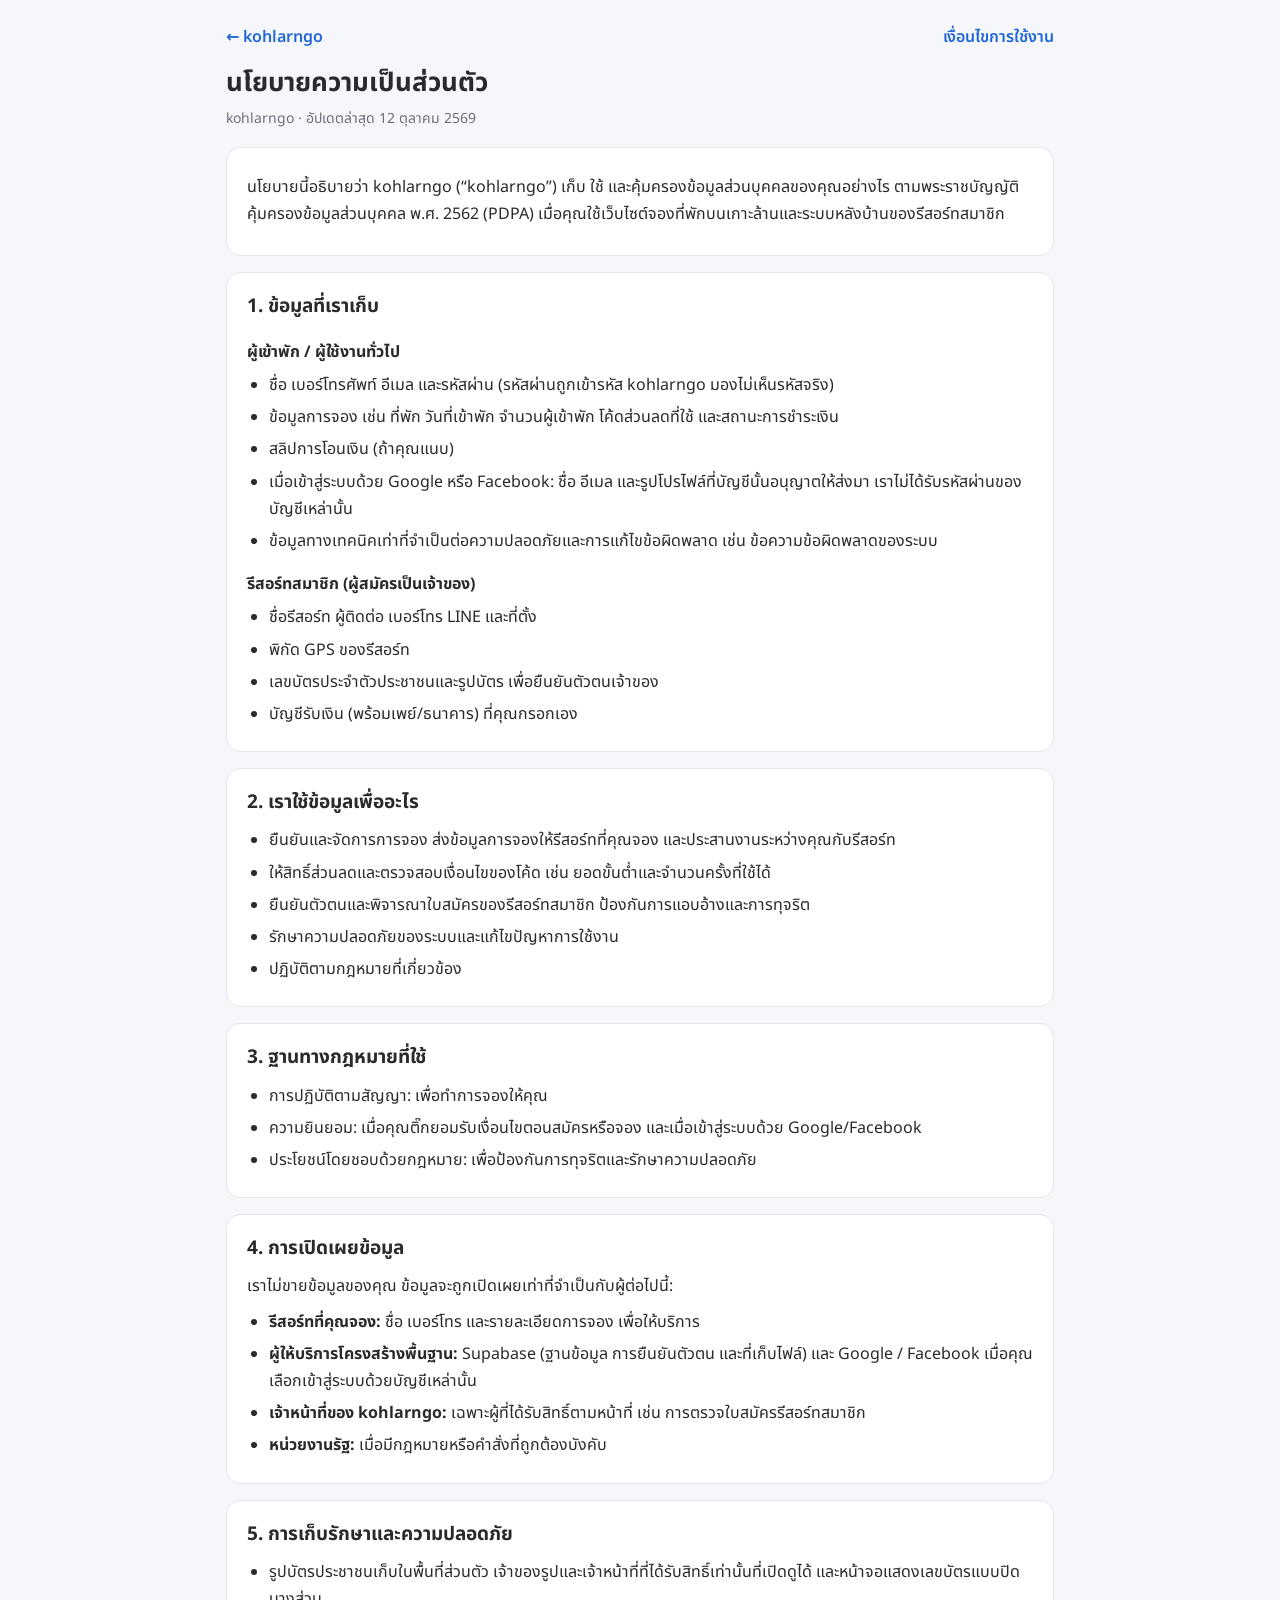
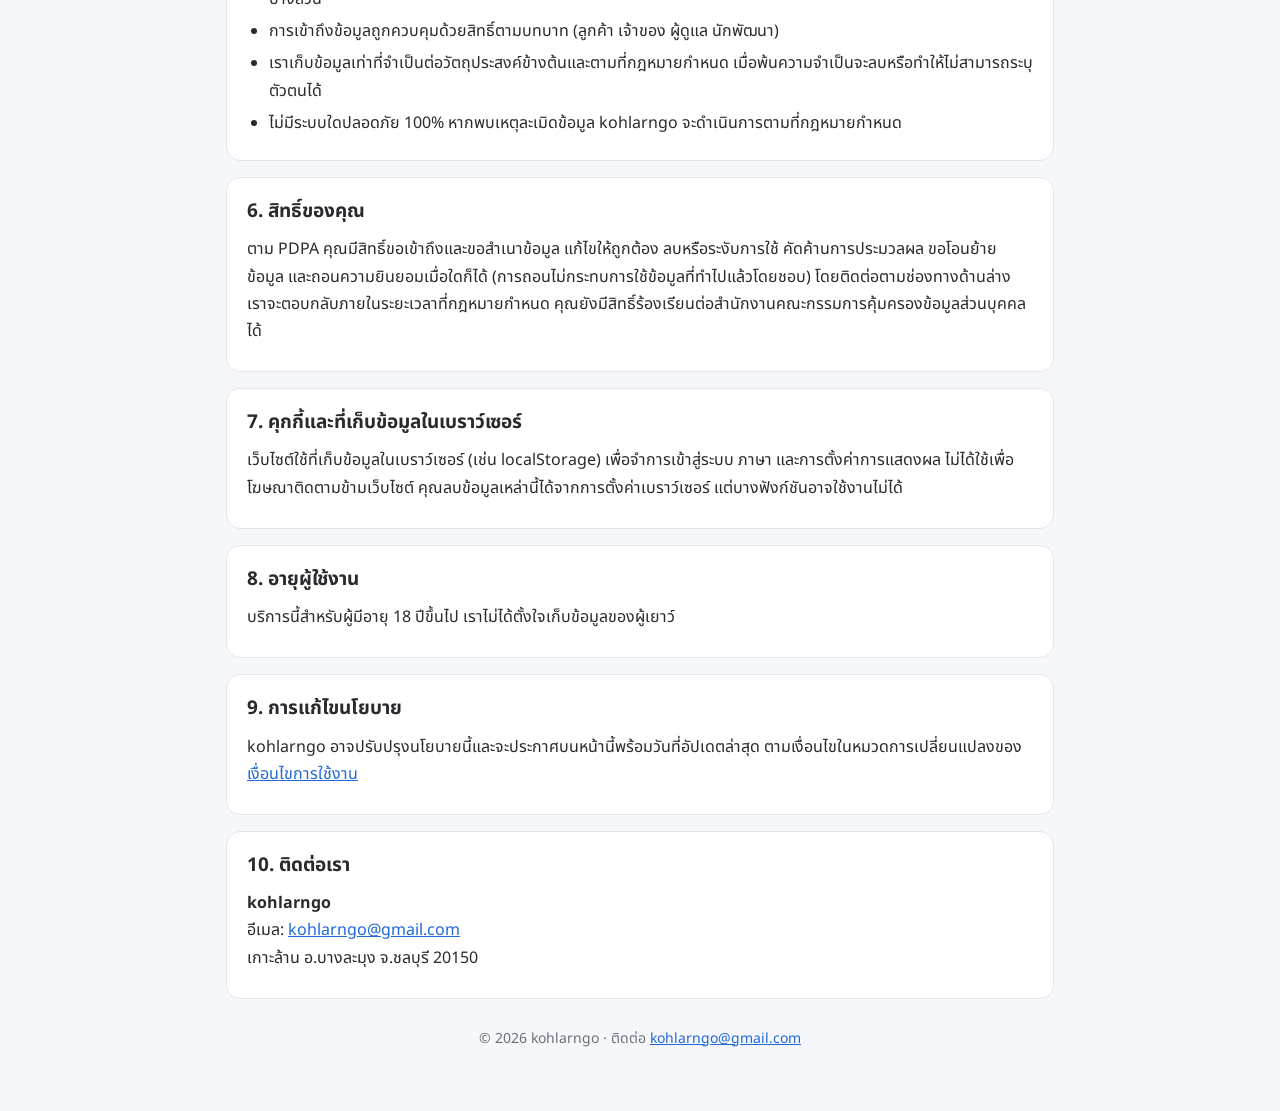
<file: privacy.html>
<!DOCTYPE html>
<html lang="th">
<head>
<meta charset="UTF-8">
<meta name="viewport" content="width=device-width, initial-scale=1.0">
<title>นโยบายความเป็นส่วนตัว — kohlarngo</title>
<meta name="description" content="นโยบายความเป็นส่วนตัวและการคุ้มครองข้อมูลส่วนบุคคลของ kohlarngo">
<link rel="icon" type="image/png" href="assets/favicon.png">
<link href="https://fonts.googleapis.com/css2?family=Noto+Sans+Thai:wght@400;600;700&display=swap" rel="stylesheet">
<style>
  :root { --primary:#2067da; --text:#2a2a2e; --muted:#6b6f7a; --line:#e3e6ec; --bg:#f5f7fb; }
  @media (prefers-color-scheme: dark) { :root { --text:#e8eaf0; --muted:#9aa0ad; --line:#2c3140; --bg:#12151c; --card:#1a1e28; } }
  * { box-sizing: border-box; }
  body { margin:0; background:var(--bg); color:var(--text); font:16px/1.7 'Noto Sans Thai',system-ui,sans-serif; }
  .wrap { max-width:860px; margin:0 auto; padding:24px 16px 60px; }
  header { display:flex; flex-wrap:wrap; gap:10px 18px; align-items:center; justify-content:space-between; margin-bottom:8px; }
  header a { color:var(--primary); text-decoration:none; font-weight:600; }
  h1 { font-size:26px; margin:10px 0 2px; }
  .muted { color:var(--muted); font-size:14px; }
  section { background:var(--card,#fff); border:1px solid var(--line); border-radius:14px; padding:18px 20px; margin:16px 0; }
  h2 { font-size:19px; margin:0 0 8px; }
  h3 { font-size:16px; margin:16px 0 6px; }
  ul { margin:0; padding-left:22px; } li { margin:5px 0; }
  p { margin:8px 0; }
  a { color:var(--primary); }
  footer { margin-top:28px; text-align:center; }
</style>
</head>
<body>
<div class="wrap">
<header><a href="./">← kohlarngo</a><nav><a href="terms.html">เงื่อนไขการใช้งาน</a></nav></header>
<h1>นโยบายความเป็นส่วนตัว</h1><div class="muted">kohlarngo · อัปเดตล่าสุด 12 ตุลาคม 2569</div>
<section><p>นโยบายนี้อธิบายว่า kohlarngo (“kohlarngo”) เก็บ ใช้ และคุ้มครองข้อมูลส่วนบุคคลของคุณอย่างไร ตามพระราชบัญญัติคุ้มครองข้อมูลส่วนบุคคล พ.ศ. 2562 (PDPA) เมื่อคุณใช้เว็บไซต์จองที่พักบนเกาะล้านและระบบหลังบ้านของรีสอร์ทสมาชิก</p></section>
<section><h2>1. ข้อมูลที่เราเก็บ</h2><h3>ผู้เข้าพัก / ผู้ใช้งานทั่วไป</h3><ul><li>ชื่อ เบอร์โทรศัพท์ อีเมล และรหัสผ่าน (รหัสผ่านถูกเข้ารหัส kohlarngo มองไม่เห็นรหัสจริง)</li><li>ข้อมูลการจอง เช่น ที่พัก วันที่เข้าพัก จำนวนผู้เข้าพัก โค้ดส่วนลดที่ใช้ และสถานะการชำระเงิน</li><li>สลิปการโอนเงิน (ถ้าคุณแนบ)</li><li>เมื่อเข้าสู่ระบบด้วย Google หรือ Facebook: ชื่อ อีเมล และรูปโปรไฟล์ที่บัญชีนั้นอนุญาตให้ส่งมา เราไม่ได้รับรหัสผ่านของบัญชีเหล่านั้น</li><li>ข้อมูลทางเทคนิคเท่าที่จำเป็นต่อความปลอดภัยและการแก้ไขข้อผิดพลาด เช่น ข้อความข้อผิดพลาดของระบบ</li></ul><h3>รีสอร์ทสมาชิก (ผู้สมัครเป็นเจ้าของ)</h3><ul><li>ชื่อรีสอร์ท ผู้ติดต่อ เบอร์โทร LINE และที่ตั้ง</li><li>พิกัด GPS ของรีสอร์ท</li><li>เลขบัตรประจำตัวประชาชนและรูปบัตร เพื่อยืนยันตัวตนเจ้าของ</li><li>บัญชีรับเงิน (พร้อมเพย์/ธนาคาร) ที่คุณกรอกเอง</li></ul></section>
<section><h2>2. เราใช้ข้อมูลเพื่ออะไร</h2><ul><li>ยืนยันและจัดการการจอง ส่งข้อมูลการจองให้รีสอร์ทที่คุณจอง และประสานงานระหว่างคุณกับรีสอร์ท</li><li>ให้สิทธิ์ส่วนลดและตรวจสอบเงื่อนไขของโค้ด เช่น ยอดขั้นต่ำและจำนวนครั้งที่ใช้ได้</li><li>ยืนยันตัวตนและพิจารณาใบสมัครของรีสอร์ทสมาชิก ป้องกันการแอบอ้างและการทุจริต</li><li>รักษาความปลอดภัยของระบบและแก้ไขปัญหาการใช้งาน</li><li>ปฏิบัติตามกฎหมายที่เกี่ยวข้อง</li></ul></section>
<section><h2>3. ฐานทางกฎหมายที่ใช้</h2><ul><li>การปฏิบัติตามสัญญา: เพื่อทำการจองให้คุณ</li><li>ความยินยอม: เมื่อคุณติ๊กยอมรับเงื่อนไขตอนสมัครหรือจอง และเมื่อเข้าสู่ระบบด้วย Google/Facebook</li><li>ประโยชน์โดยชอบด้วยกฎหมาย: เพื่อป้องกันการทุจริตและรักษาความปลอดภัย</li></ul></section>
<section><h2>4. การเปิดเผยข้อมูล</h2><p>เราไม่ขายข้อมูลของคุณ ข้อมูลจะถูกเปิดเผยเท่าที่จำเป็นกับผู้ต่อไปนี้:</p><ul><li><b>รีสอร์ทที่คุณจอง:</b> ชื่อ เบอร์โทร และรายละเอียดการจอง เพื่อให้บริการ</li><li><b>ผู้ให้บริการโครงสร้างพื้นฐาน:</b> Supabase (ฐานข้อมูล การยืนยันตัวตน และที่เก็บไฟล์) และ Google / Facebook เมื่อคุณเลือกเข้าสู่ระบบด้วยบัญชีเหล่านั้น</li><li><b>เจ้าหน้าที่ของ kohlarngo:</b> เฉพาะผู้ที่ได้รับสิทธิ์ตามหน้าที่ เช่น การตรวจใบสมัครรีสอร์ทสมาชิก</li><li><b>หน่วยงานรัฐ:</b> เมื่อมีกฎหมายหรือคำสั่งที่ถูกต้องบังคับ</li></ul></section>
<section><h2>5. การเก็บรักษาและความปลอดภัย</h2><ul><li>รูปบัตรประชาชนเก็บในพื้นที่ส่วนตัว เจ้าของรูปและเจ้าหน้าที่ที่ได้รับสิทธิ์เท่านั้นที่เปิดดูได้ และหน้าจอแสดงเลขบัตรแบบปิดบางส่วน</li><li>การเข้าถึงข้อมูลถูกควบคุมด้วยสิทธิ์ตามบทบาท (ลูกค้า เจ้าของ ผู้ดูแล นักพัฒนา)</li><li>เราเก็บข้อมูลเท่าที่จำเป็นต่อวัตถุประสงค์ข้างต้นและตามที่กฎหมายกำหนด เมื่อพ้นความจำเป็นจะลบหรือทำให้ไม่สามารถระบุตัวตนได้</li><li>ไม่มีระบบใดปลอดภัย 100% หากพบเหตุละเมิดข้อมูล kohlarngo จะดำเนินการตามที่กฎหมายกำหนด</li></ul></section>
<section><h2>6. สิทธิ์ของคุณ</h2><p>ตาม PDPA คุณมีสิทธิ์ขอเข้าถึงและขอสำเนาข้อมูล แก้ไขให้ถูกต้อง ลบหรือระงับการใช้ คัดค้านการประมวลผล ขอโอนย้ายข้อมูล และถอนความยินยอมเมื่อใดก็ได้ (การถอนไม่กระทบการใช้ข้อมูลที่ทำไปแล้วโดยชอบ) โดยติดต่อตามช่องทางด้านล่าง เราจะตอบกลับภายในระยะเวลาที่กฎหมายกำหนด คุณยังมีสิทธิ์ร้องเรียนต่อสำนักงานคณะกรรมการคุ้มครองข้อมูลส่วนบุคคลได้</p></section>
<section><h2>7. คุกกี้และที่เก็บข้อมูลในเบราว์เซอร์</h2><p>เว็บไซต์ใช้ที่เก็บข้อมูลในเบราว์เซอร์ (เช่น localStorage) เพื่อจำการเข้าสู่ระบบ ภาษา และการตั้งค่าการแสดงผล ไม่ได้ใช้เพื่อโฆษณาติดตามข้ามเว็บไซต์ คุณลบข้อมูลเหล่านี้ได้จากการตั้งค่าเบราว์เซอร์ แต่บางฟังก์ชันอาจใช้งานไม่ได้</p></section>
<section><h2>8. อายุผู้ใช้งาน</h2><p>บริการนี้สำหรับผู้มีอายุ 18 ปีขึ้นไป เราไม่ได้ตั้งใจเก็บข้อมูลของผู้เยาว์</p></section>
<section><h2>9. การแก้ไขนโยบาย</h2><p>kohlarngo อาจปรับปรุงนโยบายนี้และจะประกาศบนหน้านี้พร้อมวันที่อัปเดตล่าสุด ตามเงื่อนไขในหมวดการเปลี่ยนแปลงของ<a href="terms.html">เงื่อนไขการใช้งาน</a></p></section>
<section><h2>10. ติดต่อเรา</h2><p><b>kohlarngo</b><br>อีเมล: <a href="mailto:kohlarngo@gmail.com">kohlarngo@gmail.com</a><br>เกาะล้าน อ.บางละมุง จ.ชลบุรี 20150</p></section>
<footer class="muted">© 2026 kohlarngo · ติดต่อ <a href="mailto:kohlarngo@gmail.com">kohlarngo@gmail.com</a></footer>
</div>
</body>
</html>
</file>
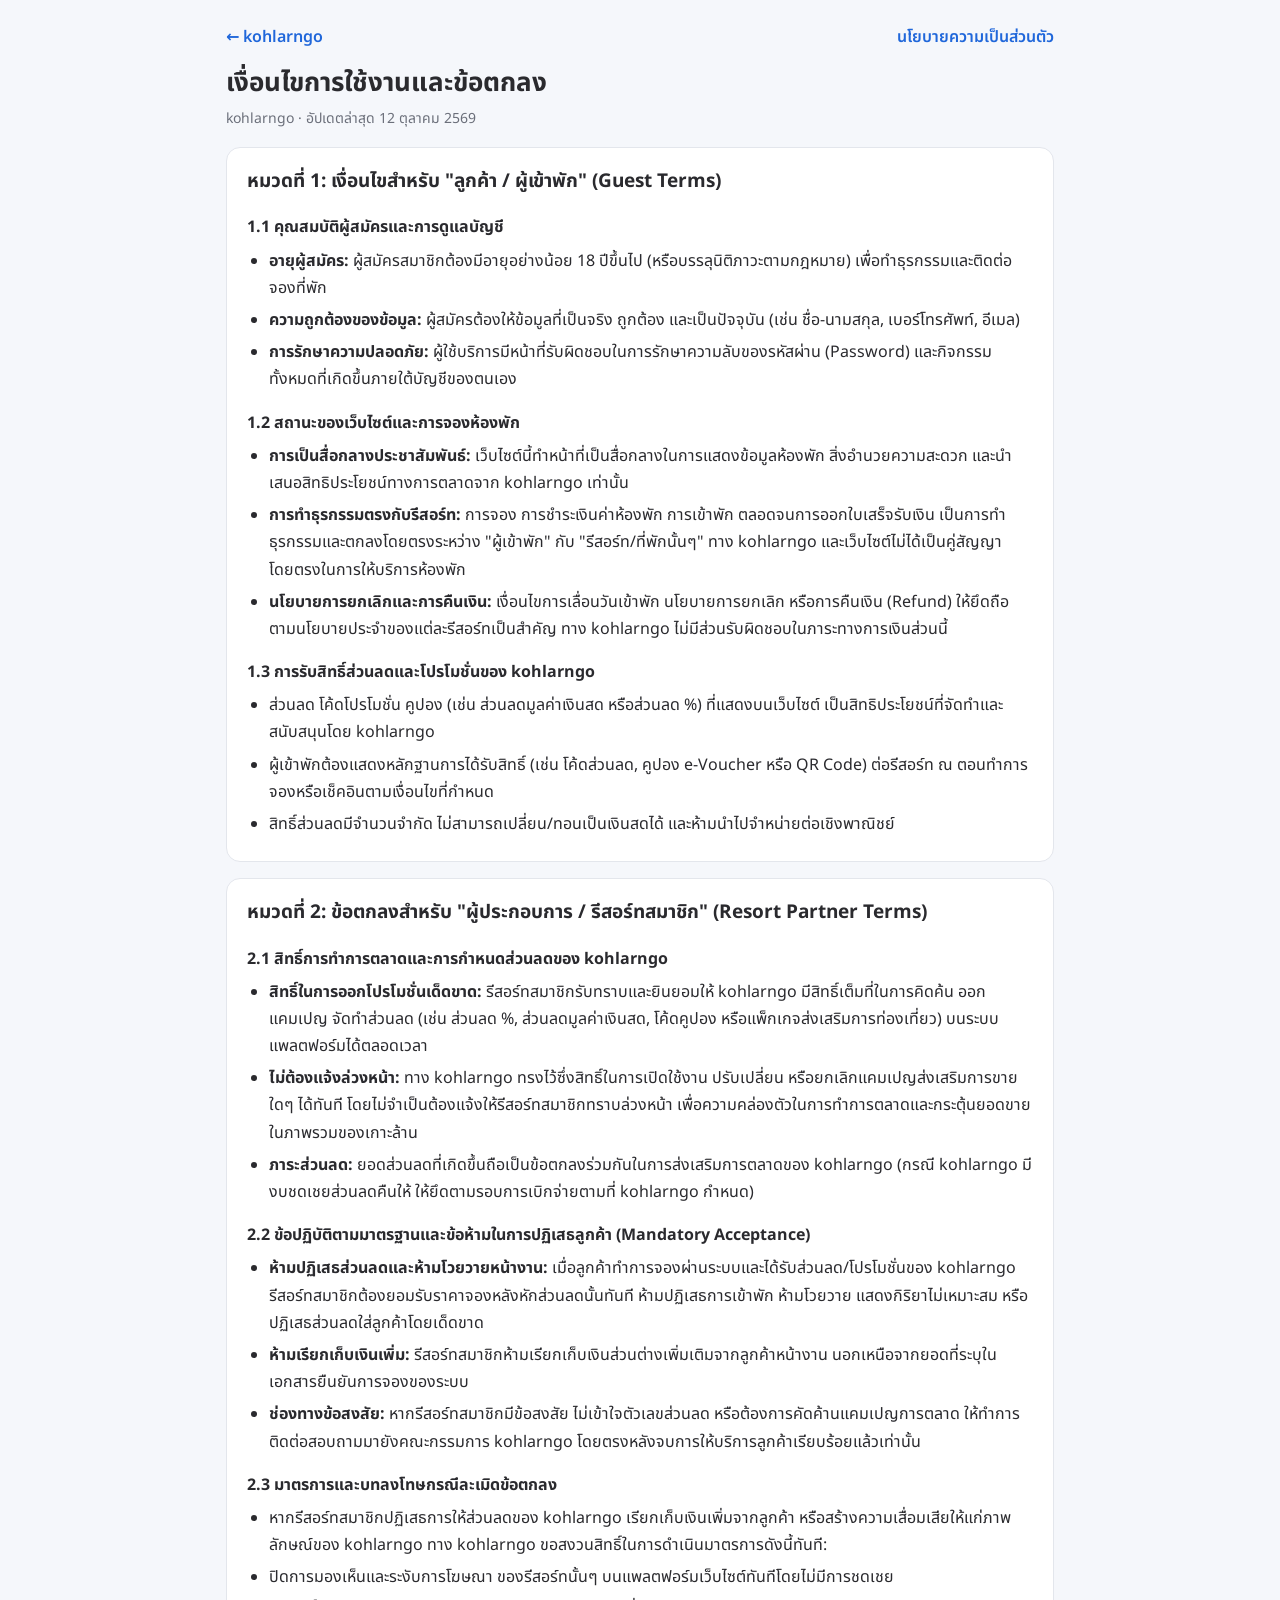
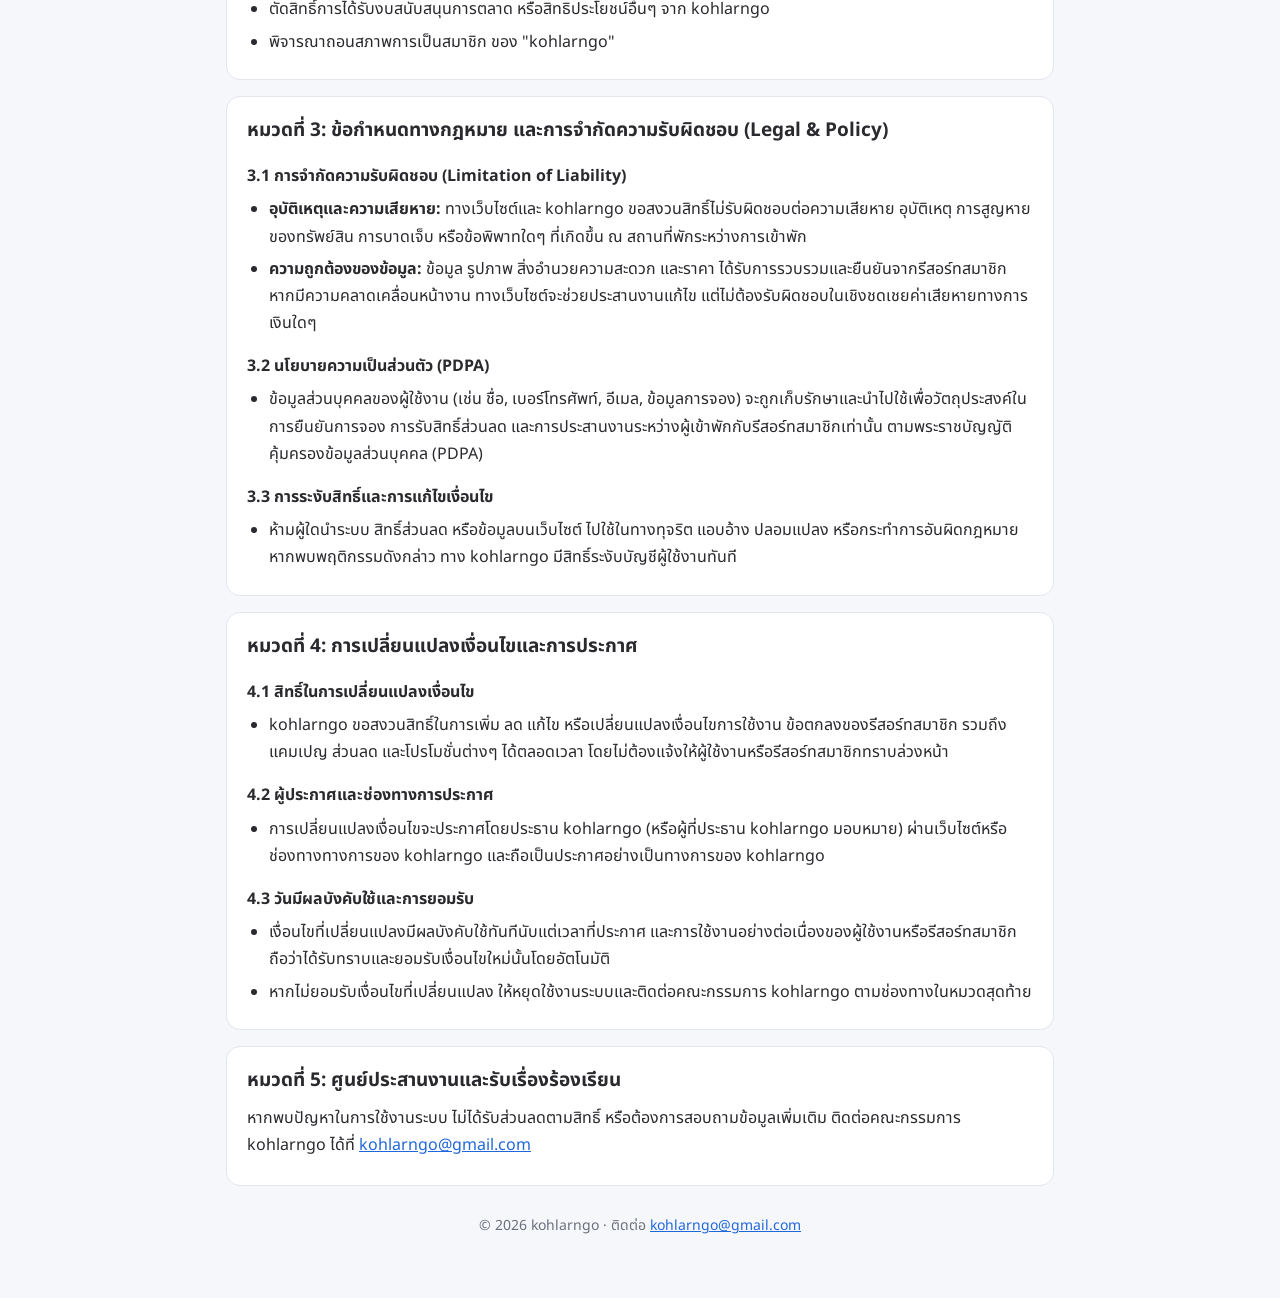
<file: terms.html>
<!DOCTYPE html>
<html lang="th">
<head>
<meta charset="UTF-8">
<meta name="viewport" content="width=device-width, initial-scale=1.0">
<title>เงื่อนไขการใช้งาน — kohlarngo</title>
<meta name="description" content="เงื่อนไขการใช้งานและข้อตกลงของ kohlarngo">
<link rel="icon" type="image/png" href="assets/favicon.png">
<link href="https://fonts.googleapis.com/css2?family=Noto+Sans+Thai:wght@400;600;700&display=swap" rel="stylesheet">
<style>
  :root { --primary:#2067da; --text:#2a2a2e; --muted:#6b6f7a; --line:#e3e6ec; --bg:#f5f7fb; }
  @media (prefers-color-scheme: dark) { :root { --text:#e8eaf0; --muted:#9aa0ad; --line:#2c3140; --bg:#12151c; --card:#1a1e28; } }
  * { box-sizing: border-box; }
  body { margin:0; background:var(--bg); color:var(--text); font:16px/1.7 'Noto Sans Thai',system-ui,sans-serif; }
  .wrap { max-width:860px; margin:0 auto; padding:24px 16px 60px; }
  header { display:flex; flex-wrap:wrap; gap:10px 18px; align-items:center; justify-content:space-between; margin-bottom:8px; }
  header a { color:var(--primary); text-decoration:none; font-weight:600; }
  h1 { font-size:26px; margin:10px 0 2px; }
  .muted { color:var(--muted); font-size:14px; }
  section { background:var(--card,#fff); border:1px solid var(--line); border-radius:14px; padding:18px 20px; margin:16px 0; }
  h2 { font-size:19px; margin:0 0 8px; }
  h3 { font-size:16px; margin:16px 0 6px; }
  ul { margin:0; padding-left:22px; } li { margin:5px 0; }
  p { margin:8px 0; }
  a { color:var(--primary); }
  footer { margin-top:28px; text-align:center; }
</style>
</head>
<body>
<div class="wrap">
<header><a href="./">← kohlarngo</a><nav><a href="privacy.html">นโยบายความเป็นส่วนตัว</a></nav></header>
<h1>เงื่อนไขการใช้งานและข้อตกลง</h1><div class="muted">kohlarngo · อัปเดตล่าสุด 12 ตุลาคม 2569</div>
<section id="terms-guest"><h2>หมวดที่ 1: เงื่อนไขสำหรับ "ลูกค้า / ผู้เข้าพัก" (Guest Terms)</h2><h3>1.1 คุณสมบัติผู้สมัครและการดูแลบัญชี</h3><ul><li><b>อายุผู้สมัคร:</b> ผู้สมัครสมาชิกต้องมีอายุอย่างน้อย 18 ปีขึ้นไป (หรือบรรลุนิติภาวะตามกฎหมาย) เพื่อทำธุรกรรมและติดต่อจองที่พัก</li><li><b>ความถูกต้องของข้อมูล:</b> ผู้สมัครต้องให้ข้อมูลที่เป็นจริง ถูกต้อง และเป็นปัจจุบัน (เช่น ชื่อ-นามสกุล, เบอร์โทรศัพท์, อีเมล)</li><li><b>การรักษาความปลอดภัย:</b> ผู้ใช้บริการมีหน้าที่รับผิดชอบในการรักษาความลับของรหัสผ่าน (Password) และกิจกรรมทั้งหมดที่เกิดขึ้นภายใต้บัญชีของตนเอง</li></ul><h3>1.2 สถานะของเว็บไซต์และการจองห้องพัก</h3><ul><li><b>การเป็นสื่อกลางประชาสัมพันธ์:</b> เว็บไซต์นี้ทำหน้าที่เป็นสื่อกลางในการแสดงข้อมูลห้องพัก สิ่งอำนวยความสะดวก และนำเสนอสิทธิประโยชน์ทางการตลาดจาก kohlarngo เท่านั้น</li><li><b>การทำธุรกรรมตรงกับรีสอร์ท:</b> การจอง การชำระเงินค่าห้องพัก การเข้าพัก ตลอดจนการออกใบเสร็จรับเงิน เป็นการทำธุรกรรมและตกลงโดยตรงระหว่าง "ผู้เข้าพัก" กับ "รีสอร์ท/ที่พักนั้นๆ" ทาง kohlarngo และเว็บไซต์ไม่ได้เป็นคู่สัญญาโดยตรงในการให้บริการห้องพัก</li><li><b>นโยบายการยกเลิกและการคืนเงิน:</b> เงื่อนไขการเลื่อนวันเข้าพัก นโยบายการยกเลิก หรือการคืนเงิน (Refund) ให้ยึดถือตามนโยบายประจำของแต่ละรีสอร์ทเป็นสำคัญ ทาง kohlarngo ไม่มีส่วนรับผิดชอบในภาระทางการเงินส่วนนี้</li></ul><h3>1.3 การรับสิทธิ์ส่วนลดและโปรโมชั่นของ kohlarngo</h3><ul><li>ส่วนลด โค้ดโปรโมชั่น คูปอง (เช่น ส่วนลดมูลค่าเงินสด หรือส่วนลด %) ที่แสดงบนเว็บไซต์ เป็นสิทธิประโยชน์ที่จัดทำและสนับสนุนโดย kohlarngo</li><li>ผู้เข้าพักต้องแสดงหลักฐานการได้รับสิทธิ์ (เช่น โค้ดส่วนลด, คูปอง e-Voucher หรือ QR Code) ต่อรีสอร์ท ณ ตอนทำการจองหรือเช็คอินตามเงื่อนไขที่กำหนด</li><li>สิทธิ์ส่วนลดมีจำนวนจำกัด ไม่สามารถเปลี่ยน/ทอนเป็นเงินสดได้ และห้ามนำไปจำหน่ายต่อเชิงพาณิชย์</li></ul></section>
<section id="terms-partner"><h2>หมวดที่ 2: ข้อตกลงสำหรับ "ผู้ประกอบการ / รีสอร์ทสมาชิก" (Resort Partner Terms)</h2><h3>2.1 สิทธิ์การทำการตลาดและการกำหนดส่วนลดของ kohlarngo</h3><ul><li><b>สิทธิ์ในการออกโปรโมชั่นเด็ดขาด:</b> รีสอร์ทสมาชิกรับทราบและยินยอมให้ kohlarngo มีสิทธิ์เต็มที่ในการคิดค้น ออกแคมเปญ จัดทำส่วนลด (เช่น ส่วนลด %, ส่วนลดมูลค่าเงินสด, โค้ดคูปอง หรือแพ็กเกจส่งเสริมการท่องเที่ยว) บนระบบแพลตฟอร์มได้ตลอดเวลา</li><li><b>ไม่ต้องแจ้งล่วงหน้า:</b> ทาง kohlarngo ทรงไว้ซึ่งสิทธิ์ในการเปิดใช้งาน ปรับเปลี่ยน หรือยกเลิกแคมเปญส่งเสริมการขายใดๆ ได้ทันที โดยไม่จำเป็นต้องแจ้งให้รีสอร์ทสมาชิกทราบล่วงหน้า เพื่อความคล่องตัวในการทำการตลาดและกระตุ้นยอดขายในภาพรวมของเกาะล้าน</li><li><b>ภาระส่วนลด:</b> ยอดส่วนลดที่เกิดขึ้นถือเป็นข้อตกลงร่วมกันในการส่งเสริมการตลาดของ kohlarngo (กรณี kohlarngo มีงบชดเชยส่วนลดคืนให้ ให้ยึดตามรอบการเบิกจ่ายตามที่ kohlarngo กำหนด)</li></ul><h3>2.2 ข้อปฏิบัติตามมาตรฐานและข้อห้ามในการปฏิเสธลูกค้า (Mandatory Acceptance)</h3><ul><li><b>ห้ามปฏิเสธส่วนลดและห้ามโวยวายหน้างาน:</b> เมื่อลูกค้าทำการจองผ่านระบบและได้รับส่วนลด/โปรโมชั่นของ kohlarngo รีสอร์ทสมาชิกต้องยอมรับราคาจองหลังหักส่วนลดนั้นทันที ห้ามปฏิเสธการเข้าพัก ห้ามโวยวาย แสดงกิริยาไม่เหมาะสม หรือปฏิเสธส่วนลดใส่ลูกค้าโดยเด็ดขาด</li><li><b>ห้ามเรียกเก็บเงินเพิ่ม:</b> รีสอร์ทสมาชิกห้ามเรียกเก็บเงินส่วนต่างเพิ่มเติมจากลูกค้าหน้างาน นอกเหนือจากยอดที่ระบุในเอกสารยืนยันการจองของระบบ</li><li><b>ช่องทางข้อสงสัย:</b> หากรีสอร์ทสมาชิกมีข้อสงสัย ไม่เข้าใจตัวเลขส่วนลด หรือต้องการคัดค้านแคมเปญการตลาด ให้ทำการติดต่อสอบถามมายังคณะกรรมการ kohlarngo โดยตรงหลังจบการให้บริการลูกค้าเรียบร้อยแล้วเท่านั้น</li></ul><h3>2.3 มาตรการและบทลงโทษกรณีละเมิดข้อตกลง</h3><ul><li>หากรีสอร์ทสมาชิกปฏิเสธการให้ส่วนลดของ kohlarngo เรียกเก็บเงินเพิ่มจากลูกค้า หรือสร้างความเสื่อมเสียให้แก่ภาพลักษณ์ของ kohlarngo ทาง kohlarngo ขอสงวนสิทธิ์ในการดำเนินมาตรการดังนี้ทันที:</li><li>ปิดการมองเห็นและระงับการโฆษณา ของรีสอร์ทนั้นๆ บนแพลตฟอร์มเว็บไซต์ทันทีโดยไม่มีการชดเชย</li><li>ตัดสิทธิ์การได้รับงบสนับสนุนการตลาด หรือสิทธิประโยชน์อื่นๆ จาก kohlarngo</li><li>พิจารณาถอนสภาพการเป็นสมาชิก ของ "kohlarngo"</li></ul></section>
<section id="terms-legal"><h2>หมวดที่ 3: ข้อกำหนดทางกฎหมาย และการจำกัดความรับผิดชอบ (Legal &amp; Policy)</h2><h3>3.1 การจำกัดความรับผิดชอบ (Limitation of Liability)</h3><ul><li><b>อุบัติเหตุและความเสียหาย:</b> ทางเว็บไซต์และ kohlarngo ขอสงวนสิทธิ์ไม่รับผิดชอบต่อความเสียหาย อุบัติเหตุ การสูญหายของทรัพย์สิน การบาดเจ็บ หรือข้อพิพาทใดๆ ที่เกิดขึ้น ณ สถานที่พักระหว่างการเข้าพัก</li><li><b>ความถูกต้องของข้อมูล:</b> ข้อมูล รูปภาพ สิ่งอำนวยความสะดวก และราคา ได้รับการรวบรวมและยืนยันจากรีสอร์ทสมาชิก หากมีความคลาดเคลื่อนหน้างาน ทางเว็บไซต์จะช่วยประสานงานแก้ไข แต่ไม่ต้องรับผิดชอบในเชิงชดเชยค่าเสียหายทางการเงินใดๆ</li></ul><h3>3.2 นโยบายความเป็นส่วนตัว (PDPA)</h3><ul><li>ข้อมูลส่วนบุคคลของผู้ใช้งาน (เช่น ชื่อ, เบอร์โทรศัพท์, อีเมล, ข้อมูลการจอง) จะถูกเก็บรักษาและนำไปใช้เพื่อวัตถุประสงค์ในการยืนยันการจอง การรับสิทธิ์ส่วนลด และการประสานงานระหว่างผู้เข้าพักกับรีสอร์ทสมาชิกเท่านั้น ตามพระราชบัญญัติคุ้มครองข้อมูลส่วนบุคคล (PDPA)</li></ul><h3>3.3 การระงับสิทธิ์และการแก้ไขเงื่อนไข</h3><ul><li>ห้ามผู้ใดนำระบบ สิทธิ์ส่วนลด หรือข้อมูลบนเว็บไซต์ ไปใช้ในทางทุจริต แอบอ้าง ปลอมแปลง หรือกระทำการอันผิดกฎหมาย หากพบพฤติกรรมดังกล่าว ทาง kohlarngo มีสิทธิ์ระงับบัญชีผู้ใช้งานทันที</li></ul></section>
<section id="terms-change"><h2>หมวดที่ 4: การเปลี่ยนแปลงเงื่อนไขและการประกาศ</h2><h3>4.1 สิทธิ์ในการเปลี่ยนแปลงเงื่อนไข</h3><ul><li>kohlarngo ขอสงวนสิทธิ์ในการเพิ่ม ลด แก้ไข หรือเปลี่ยนแปลงเงื่อนไขการใช้งาน ข้อตกลงของรีสอร์ทสมาชิก รวมถึงแคมเปญ ส่วนลด และโปรโมชั่นต่างๆ ได้ตลอดเวลา โดยไม่ต้องแจ้งให้ผู้ใช้งานหรือรีสอร์ทสมาชิกทราบล่วงหน้า</li></ul><h3>4.2 ผู้ประกาศและช่องทางการประกาศ</h3><ul><li>การเปลี่ยนแปลงเงื่อนไขจะประกาศโดยประธาน kohlarngo (หรือผู้ที่ประธาน kohlarngo มอบหมาย) ผ่านเว็บไซต์หรือช่องทางทางการของ kohlarngo และถือเป็นประกาศอย่างเป็นทางการของ kohlarngo</li></ul><h3>4.3 วันมีผลบังคับใช้และการยอมรับ</h3><ul><li>เงื่อนไขที่เปลี่ยนแปลงมีผลบังคับใช้ทันทีนับแต่เวลาที่ประกาศ และการใช้งานอย่างต่อเนื่องของผู้ใช้งานหรือรีสอร์ทสมาชิก ถือว่าได้รับทราบและยอมรับเงื่อนไขใหม่นั้นโดยอัตโนมัติ</li><li>หากไม่ยอมรับเงื่อนไขที่เปลี่ยนแปลง ให้หยุดใช้งานระบบและติดต่อคณะกรรมการ kohlarngo ตามช่องทางในหมวดสุดท้าย</li></ul></section>
<section id="terms-contact"><h2>หมวดที่ 5: ศูนย์ประสานงานและรับเรื่องร้องเรียน</h2>
<p>หากพบปัญหาในการใช้งานระบบ ไม่ได้รับส่วนลดตามสิทธิ์ หรือต้องการสอบถามข้อมูลเพิ่มเติม ติดต่อคณะกรรมการ kohlarngo ได้ที่ <a href="mailto:kohlarngo@gmail.com">kohlarngo@gmail.com</a></p></section>
<footer class="muted">© 2026 kohlarngo · ติดต่อ <a href="mailto:kohlarngo@gmail.com">kohlarngo@gmail.com</a></footer>
</div>
</body>
</html>
</file>
